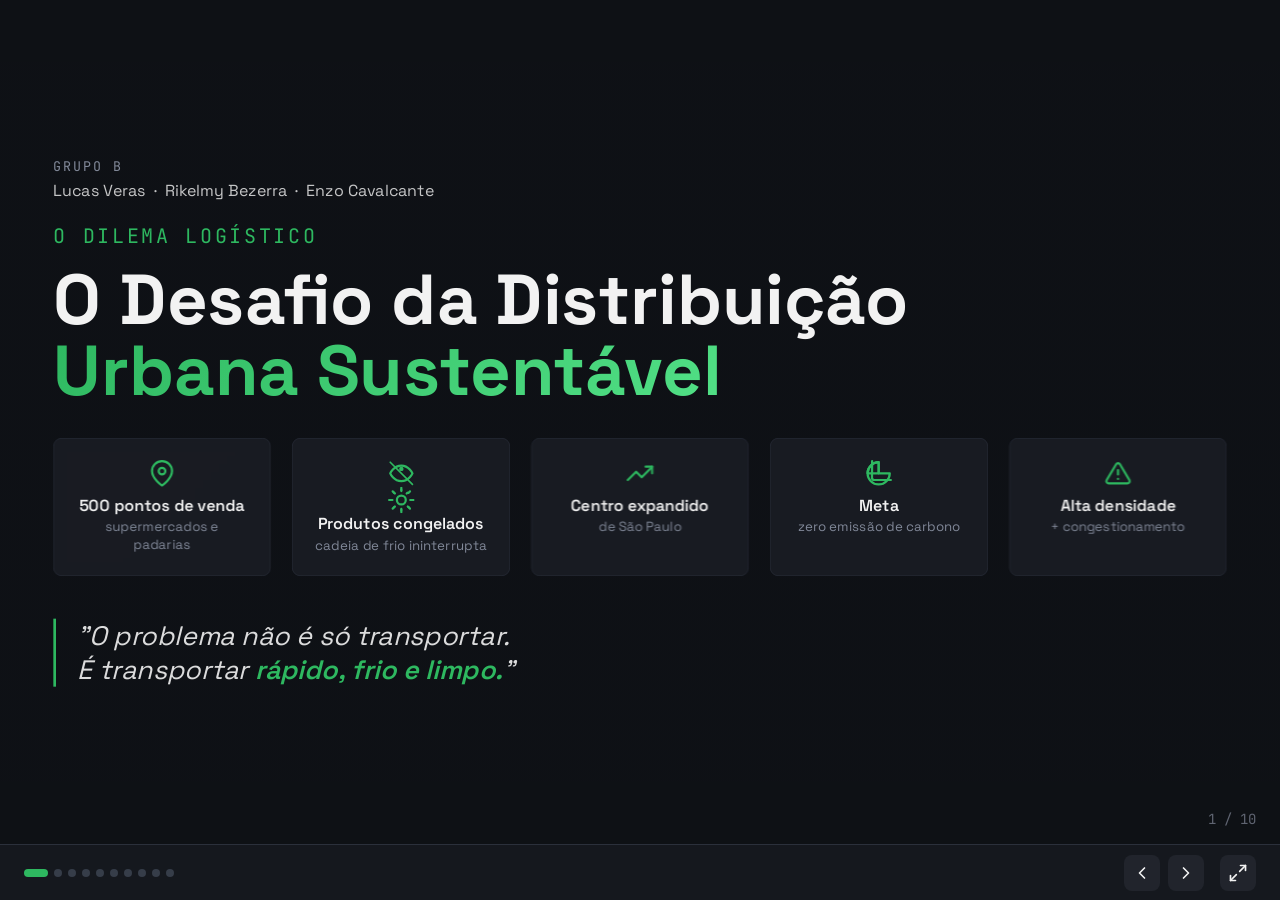
<file: index.html>
<!DOCTYPE html>
<html lang="pt-BR">
<head>
<meta charset="UTF-8" />
<meta name="viewport" content="width=device-width, initial-scale=1.0" />
<title>Grupo B — Microhubs + Cargobikes Zero Emissão</title>
<link href="https://fonts.googleapis.com/css2?family=Space+Grotesk:wght@300;400;500;600;700&family=JetBrains+Mono:wght@400;500;600&display=swap" rel="stylesheet">
<style>
*,*::before,*::after{box-sizing:border-box;margin:0;padding:0;}
:root{
  --bg: hsl(220 20% 7%);
  --fg: hsl(0 0% 95%);
  --card: hsl(220 18% 10%);
  --primary: hsl(142 60% 45%);
  --primary-fg: hsl(220 20% 7%);
  --secondary: hsl(220 15% 15%);
  --muted: hsl(220 10% 55%);
  --border: hsl(220 15% 20%);
  --warm: hsl(38 90% 55%);
  --danger: hsl(0 70% 55%);
  --primary-glow: hsl(142 70% 55%);
}
body{font-family:'Space Grotesk',sans-serif;background:var(--bg);color:var(--fg);overflow:hidden;width:100vw;height:100vh;}
.mono{font-family:'JetBrains Mono',monospace;}

/* Slide engine */
#app{width:100vw;height:100vh;display:flex;flex-direction:column;}
.slide-area{flex:1;position:relative;overflow:hidden;}
.slide{display:none;position:absolute;inset:0;}
.slide.active{display:block;}
.slide-inner{position:absolute;width:1920px;height:1080px;left:50%;top:50%;margin-left:-960px;margin-top:-540px;transform-origin:center center;}
.slide-bg{position:absolute;inset:0;background-size:cover;background-position:center;}
.slide-overlay{position:absolute;inset:0;background:linear-gradient(135deg,hsl(220 20% 7%/0.85),hsl(220 20% 7%/0.6));}
.slide-overlay-strong{position:absolute;inset:0;background:linear-gradient(135deg,hsl(220 20% 7%/0.92),hsl(220 20% 7%/0.75));}
.slide-body{position:relative;z-index:10;width:100%;height:100%;padding:60px 80px;display:flex;flex-direction:column;justify-content:center;overflow:hidden;}

/* Page number */
.page-num{position:absolute;bottom:16px;right:24px;z-index:50;font-family:'JetBrains Mono',monospace;font-size:14px;color:hsl(220 10% 55%/0.7);}

/* Bottom bar */
.bottom-bar{height:56px;background:var(--card);border-top:1px solid var(--border);display:flex;align-items:center;justify-content:space-between;padding:0 24px;}
.dots{display:flex;gap:6px;}
.dot{width:8px;height:8px;border-radius:50%;background:hsl(220 15% 25%);cursor:pointer;transition:all .3s;}
.dot.active{background:var(--primary);width:24px;border-radius:4px;}
.controls{display:flex;gap:8px;}
.controls button{padding:8px;border-radius:8px;background:var(--secondary);border:none;cursor:pointer;color:var(--fg);display:flex;align-items:center;justify-content:center;transition:background .2s;}
.controls button:hover{background:hsl(220 12% 18%);}
.controls button:disabled{opacity:.3;cursor:default;}
.controls button svg{width:20px;height:20px;}

/* Typography */
.label{font-family:'JetBrains Mono',monospace;font-size:30px;letter-spacing:4px;text-transform:uppercase;margin-bottom:24px;color:var(--primary);}
.label-danger{color:var(--danger);}
.label-warm{color:var(--warm);}
h1{font-size:92px;font-weight:700;line-height:1.05;margin-bottom:48px;}
h1.huge{font-size:106px;line-height:1;}
.accent{background:linear-gradient(135deg,hsl(142 60% 45%),hsl(142 70% 60%));-webkit-background-clip:text;-webkit-text-fill-color:transparent;background-clip:text;}
.grid{display:grid;gap:32px;margin-bottom:64px;}
.g5{grid-template-columns:repeat(5,1fr);}
.g3{grid-template-columns:repeat(3,1fr);}
.g2{grid-template-columns:repeat(2,1fr);}
.card{background:hsl(220 15% 15%/0.6);border-radius:12px;padding:32px;border:1px solid var(--border);}
.card-center{text-align:center;}
.card-danger{border-color:hsl(0 70% 55%/0.2);}
.card-warm{border-color:hsl(38 90% 55%/0.2);}
.card-primary{background:hsl(142 60% 45%/0.1);border-color:hsl(142 60% 45%/0.3);}
.card-backdrop{backdrop-filter:blur(8px);}
.card p.title{font-size:24px;font-weight:600;margin-bottom:4px;}
.card p.desc{font-size:20px;color:var(--muted);}
.card .icon{width:40px;height:40px;color:var(--primary);margin-bottom:12px;}
.card .icon-danger{color:var(--danger);}
.card .icon-warm{color:var(--warm);}
.card .icon-lg{width:48px;height:48px;margin-bottom:16px;}
.icon-circle{width:64px;height:64px;border-radius:50%;background:hsl(142 60% 45%/0.1);display:flex;align-items:center;justify-content:center;margin:0 auto 16px;}
.icon-circle svg{width:36px;height:36px;color:var(--primary);}
.icon-circle-gradient{background:linear-gradient(135deg,hsl(142 60% 45%),hsl(142 70% 55%));}
.icon-circle-gradient svg{color:var(--primary-fg);}
.quote{border-left:4px solid var(--primary);padding-left:32px;}
.quote p{font-size:40px;font-style:italic;color:hsl(0 0% 95%/0.9);}
.quote-danger{border-color:var(--danger);}
.quote-danger p{color:var(--danger);font-weight:600;font-size:48px;}
.quote-warm{border-color:var(--warm);}
.quote-warm p{color:var(--warm);font-weight:600;font-size:48px;}
.highlight{color:var(--primary);font-weight:600;}
.flow{display:flex;align-items:center;gap:16px;margin-bottom:64px;}
.flow-step{padding:24px 32px;border-radius:12px;border:1px solid var(--border);}
.flow-step p{font-size:24px;font-weight:600;}
.flow-step-accent{background:linear-gradient(135deg,hsl(142 60% 45%),hsl(142 70% 55%));}
.flow-step-default{background:var(--secondary);}
.flow-arrow{width:40px;height:40px;color:var(--primary);}
.bottom-grid{display:grid;grid-template-columns:repeat(3,1fr);gap:32px;}
.bottom-grid .item{display:flex;align-items:flex-start;gap:16px;}
.bottom-grid .bullet{width:12px;height:12px;border-radius:50%;background:var(--primary);margin-top:12px;flex-shrink:0;}
.bottom-grid .item p.t{font-size:30px;font-weight:600;}
.bottom-grid .item p.d{font-size:24px;color:var(--muted);}
.big-card{background:hsl(142 60% 45%/0.1);border:1px solid hsl(142 60% 45%/0.3);border-radius:12px;padding:24px 40px;}
.big-card p{font-size:30px;font-weight:600;text-align:center;}
.stat-card{display:flex;align-items:center;gap:24px;}
.stat-card svg{width:56px;height:56px;color:var(--primary);flex-shrink:0;}
.stat-card .val{font-size:40px;font-weight:700;color:var(--primary);}
.stat-card .sub{font-size:24px;color:var(--muted);}
.speed-item{display:flex;align-items:center;gap:16px;background:hsl(220 15% 15%/0.4);border-radius:8px;padding:20px 24px;border:1px solid var(--border);}
.speed-item svg{width:32px;height:32px;color:var(--primary);}
.speed-item p{font-size:24px;}
.cost-section{padding:32px;}
.cost-section .section-label{font-family:'JetBrains Mono',monospace;font-size:18px;letter-spacing:3px;text-transform:uppercase;margin-bottom:16px;}
.cost-item{display:flex;align-items:center;gap:12px;margin-bottom:20px;}
.cost-item .dot-sm{width:12px;height:12px;border-radius:50%;background:var(--primary);}
.cost-item svg{width:28px;height:28px;}
.cost-item p{font-size:24px;}
.members{margin-bottom:32px;}
.members .group{font-family:'JetBrains Mono',monospace;font-size:20px;letter-spacing:3px;text-transform:uppercase;color:var(--muted);margin-bottom:8px;}
.members .names{font-size:24px;color:hsl(0 0% 95%/0.8);}
.conclusion-icons{display:flex;gap:40px;margin-bottom:64px;justify-content:center;}
.conclusion-icon{display:flex;flex-direction:column;align-items:center;gap:16px;}
.conclusion-icon .circle{width:96px;height:96px;border-radius:50%;background:linear-gradient(135deg,hsl(142 60% 45%),hsl(142 70% 55%));display:flex;align-items:center;justify-content:center;animation:glow-pulse 3s ease-in-out infinite;}
.conclusion-icon .circle svg{width:48px;height:48px;color:var(--primary-fg);}
.conclusion-icon p{font-size:24px;font-weight:600;}
.final-phrase{max-width:1400px;margin:0 auto;}
.final-phrase p{font-size:60px;font-weight:700;line-height:1.3;text-align:center;}
.final-members{margin-top:56px;text-align:center;}
.final-members .names{font-size:24px;color:hsl(0 0% 95%/0.8);margin-bottom:8px;}
.final-members .group{font-size:20px;color:var(--muted);font-family:'JetBrains Mono',monospace;}
.center{text-align:center;align-items:center;}

/* Animations */
@keyframes fade-up{from{opacity:0;transform:translateY(40px);}to{opacity:1;transform:translateY(0);}}
@keyframes glow-pulse{0%,100%{box-shadow:0 0 20px hsl(142 60% 45%/0.3);}50%{box-shadow:0 0 40px hsl(142 60% 45%/0.5);}}
.anim{animation:fade-up .8s ease-out both;}
.d1{animation-delay:.1s;}.d2{animation-delay:.2s;}.d3{animation-delay:.3s;}.d4{animation-delay:.4s;}.d5{animation-delay:.5s;}.d6{animation-delay:.6s;}.d7{animation-delay:.7s;}.d8{animation-delay:.8s;}

.icon-stack{display:flex;flex-direction:column;align-items:center;justify-content:flex-start;gap:0;}
.icon-stack .icon{margin:0;}
/* SVG icons inline helper */
svg{display:inline-block;vertical-align:middle;fill:none;stroke:currentColor;stroke-width:2;stroke-linecap:round;stroke-linejoin:round;}
</style>
</head>
<body>
<div id="app">
<div class="slide-area" id="slideArea">

<!-- SLIDE 1 -->
<div class="slide active" data-slide="0">
<div class="slide-inner" id="si0">
<div class="slide-bg" style="background-image:url('https://images.unsplash.com/photo-1474487548417-781cb71495f3?w=1920&q=80')"></div>
<div class="slide-overlay-strong"></div>
<div class="slide-body">
<div class="members anim">
<p class="group">Grupo B</p>
<p class="names">Lucas Veras &nbsp;·&nbsp; Rikelmy Bezerra &nbsp;·&nbsp; Enzo Cavalcante</p>
</div>
<p class="label anim d1">O Dilema Logístico</p>
<h1 class="huge anim d2">O Desafio da Distribuição<br><span class="accent">Urbana Sustentável</span></h1>
<div class="grid g5 anim d3">
<div class="card card-center card-backdrop">
<svg class="icon" viewBox="0 0 24 24"><path d="M21 10c0 7-9 13-9 13s-9-6-9-13a9 9 0 0 1 18 0z"/><circle cx="12" cy="10" r="3"/></svg>
<p class="title">500 pontos de venda</p><p class="desc">supermercados e padarias</p>
</div>
<div class="card card-center card-backdrop">
<div class="icon-stack">
<svg class="icon" viewBox="0 0 24 24"><path d="M2 12s3-7 10-7 10 7 10 7-3 7-10 7S2 12 2 12z"/><line x1="2" y1="2" x2="22" y2="22" stroke-width="1.5"/><path d="M20 4L4 20" stroke="none"/><path d="M12 2a4 4 0 0 0-4 4M12 2a4 4 0 0 1 4 4" stroke-width="0"/><path d="M17 7l-5 5M12 2v4M8 6l2 2" stroke-width="0"/><path d="M2 12l4-3M22 12l-4-3" stroke-width="0"/><circle cx="12" cy="8" r="2" fill="currentColor" stroke="none"/><path d="M12 2C8 2 4.5 5 4.5 8.5c0 2 1 3.5 2.5 5L12 18l5-4.5c1.5-1.5 2.5-3 2.5-5C19.5 5 16 2 12 2z" stroke-width="0"/></svg>
<svg class="icon" viewBox="0 0 24 24"><path d="M2 12h4l3-9 6 18 3-9h4" stroke-width="0"/><path d="M12 3v1m0 16v1m-9-9h1m16 0h1m-3.5-6.5l-.7.7M6.2 17.8l-.7.7M17.8 17.8l.7.7M6.2 6.2l-.7-.7"/><circle cx="12" cy="12" r="4"/><line x1="12" y1="1" x2="12" y2="3"/><line x1="12" y1="21" x2="12" y2="23"/><line x1="4.22" y1="4.22" x2="5.64" y2="5.64"/><line x1="18.36" y1="18.36" x2="19.78" y2="19.78"/><line x1="1" y1="12" x2="3" y2="12"/><line x1="21" y1="12" x2="23" y2="12"/><line x1="4.22" y1="19.78" x2="5.64" y2="18.36"/><line x1="18.36" y1="5.64" x2="19.78" y2="4.22"/></svg>
</div>
<p class="title">Produtos congelados</p><p class="desc">cadeia de frio ininterrupta</p>
</div>
<div class="card card-center card-backdrop">
<svg class="icon" viewBox="0 0 24 24"><polyline points="23 6 13.5 15.5 8.5 10.5 1 18"/><polyline points="17 6 23 6 23 12"/></svg>
<p class="title">Centro expandido</p><p class="desc">de São Paulo</p>
</div>
<div class="card card-center card-backdrop">
<svg class="icon" viewBox="0 0 24 24"><path d="M12 2a10 10 0 1 0 10 10H12V2z"/><path d="M2 12C2 6.5 6.5 2 12 2" stroke-width="0"/><path d="M17 8l-1 4-4-1" stroke-width="0"/><path d="M6.13 1L6 16a2 2 0 002 2h15"/><path d="M8 2s4 0 4 4-4 4-4 4" stroke-width="0"/><path d="M12 22c5.5 0 10-4.5 10-10H12V2" stroke-width="0"/><path d="M2 10c0-4 3-8 8-9v9H2z" stroke-width="0"/><path d="M12 2C6.5 2 2 6.5 2 12h10V2z"/></svg>
<p class="title" style="margin-top:0">Meta</p><p class="desc">zero emissão de carbono</p>
</div>
<div class="card card-center card-backdrop">
<svg class="icon" viewBox="0 0 24 24"><path d="M10.29 3.86L1.82 18a2 2 0 001.71 3h16.94a2 2 0 001.71-3L13.71 3.86a2 2 0 00-3.42 0z"/><line x1="12" y1="9" x2="12" y2="13"/><line x1="12" y1="17" x2="12.01" y2="17"/></svg>
<p class="title">Alta densidade</p><p class="desc">+ congestionamento</p>
</div>
</div>
<div class="quote anim d5">
<p>"O problema não é só transportar.<br>É transportar <span class="highlight">rápido, frio e limpo.</span>"</p>
</div>
</div>
</div>
</div>

<!-- SLIDE 2 -->
<div class="slide" data-slide="1">
<div class="slide-inner" id="si1">
<div class="slide-bg" style="background-image:url('https://images.unsplash.com/photo-1558618666-fcd25c85f82e?w=1920&q=80')"></div>
<div class="slide-overlay-strong"></div>
<div class="slide-body">
<p class="label anim">Nossa Tese (Grupo B)</p>
<h1 class="anim d1">Solução Proposta —<br><span class="accent">Microhubs + Veículos Leves<br>Zero Emissão</span></h1>
<div class="flow anim d3">
<div class="flow-step flow-step-default"><p>CD Principal</p></div>
<svg class="flow-arrow" viewBox="0 0 24 24"><line x1="5" y1="12" x2="19" y2="12"/><polyline points="12 5 19 12 12 19"/></svg>
<div class="flow-step flow-step-accent"><p>Microhubs Urbanos</p></div>
<svg class="flow-arrow" viewBox="0 0 24 24"><line x1="5" y1="12" x2="19" y2="12"/><polyline points="12 5 19 12 12 19"/></svg>
<div class="flow-step flow-step-accent"><p>Cargobikes / Veículos Leves</p></div>
<svg class="flow-arrow" viewBox="0 0 24 24"><line x1="5" y1="12" x2="19" y2="12"/><polyline points="12 5 19 12 12 19"/></svg>
<div class="flow-step flow-step-default"><p>PDVs</p></div>
</div>
<div class="bottom-grid anim d5">
<div class="item"><div class="bullet"></div><div><p class="t">Reduz circulação</p><p class="d">de veículos pesados no centro</p></div></div>
<div class="item"><div class="bullet"></div><div><p class="t">Garante capilaridade</p><p class="d">porta a porta</p></div></div>
<div class="item"><div class="bullet"></div><div><p class="t">Elimina emissão</p><p class="d">no trecho final</p></div></div>
</div>
</div>
</div>
</div>

<!-- SLIDE 3 -->
<div class="slide" data-slide="2">
<div class="slide-inner" id="si2">
<div class="slide-overlay" style="background:var(--bg);"></div>
<div class="slide-body">
<p class="label anim">Cadeia de Frio</p>
<h1 class="anim d1">Garantia da<br><span class="accent">Temperatura</span></h1>
<div class="grid g5 anim d3">
<div class="card card-center">
<div class="icon-circle"><svg viewBox="0 0 24 24"><path d="M21 16V8a2 2 0 00-1-1.73l-7-4a2 2 0 00-2 0l-7 4A2 2 0 003 8v8a2 2 0 001 1.73l7 4a2 2 0 002 0l7-4A2 2 0 0021 16z"/></svg></div>
<p class="title">Caixas isotérmicas</p><p class="desc">Certificadas para transporte de congelados</p>
</div>
<div class="card card-center">
<div class="icon-circle"><svg viewBox="0 0 24 24"><path d="M14 14.76V3.5a2.5 2.5 0 00-5 0v11.26a4.5 4.5 0 105 0z"/></svg></div>
<p class="title">Gelo eutético</p><p class="desc">Ou sistemas refrigerados leves</p>
</div>
<div class="card card-center">
<div class="icon-circle"><svg viewBox="0 0 24 24"><circle cx="12" cy="12" r="10"/><polyline points="12 6 12 12 16 14"/></svg></div>
<p class="title">Tempo de rota</p><p class="desc">Reduzido pela proximidade dos hubs</p>
</div>
<div class="card card-center">
<div class="icon-circle"><svg viewBox="0 0 24 24"><path d="M5 12.55a11 11 0 0114.08 0"/><path d="M1.42 9a16 16 0 0121.16 0"/><path d="M8.53 16.11a6 6 0 016.95 0"/><line x1="12" y1="20" x2="12.01" y2="20"/></svg></div>
<p class="title">Monitoramento</p><p class="desc">De temperatura em tempo real</p>
</div>
<div class="card card-center">
<div class="icon-circle"><svg viewBox="0 0 24 24"><polyline points="23 4 23 10 17 10"/><polyline points="1 20 1 14 7 14"/><path d="M3.51 9a9 9 0 0114.85-3.36L23 10M1 14l4.64 4.36A9 9 0 0020.49 15"/></svg></div>
<p class="title">Reabastecimento</p><p class="desc">Frequente nos hubs</p>
</div>
</div>
<div class="quote anim d5">
<p>"Cadeia de frio depende de <span class="highlight">controle de tempo e temperatura</span> — não do tamanho do veículo."</p>
</div>
</div>
</div>
</div>

<!-- SLIDE 4 -->
<div class="slide" data-slide="3">
<div class="slide-inner" id="si3">
<div class="slide-overlay" style="background:var(--bg);"></div>
<div class="slide-body">
<p class="label anim">Características Operacionais</p>
<h1 class="anim d1">Desempenho Logístico no<br><span class="accent">Centro Urbano</span></h1>
<div class="grid g2 anim d3" style="margin-bottom:48px;">
<div style="display:flex;flex-direction:column;gap:24px;">
<div class="card stat-card">
<svg viewBox="0 0 24 24" style="width:56px;height:56px;color:var(--primary);flex-shrink:0;"><path d="M12 2a2 2 0 012 2c0 .74-.4 1.39-1 1.73V7h3a4 4 0 014 4v1h2v4h-2v1a4 4 0 01-4 4H8a4 4 0 01-4-4v-1H2v-4h2v-1a4 4 0 014-4h3V5.73A2 2 0 0112 2z"/></svg>
<div><p class="val">100–250 kg</p><p class="sub">Capacidade média por cargobike</p></div>
</div>
<div class="card stat-card">
<svg viewBox="0 0 24 24" style="width:56px;height:56px;color:var(--primary);flex-shrink:0;"><path d="M21 16V8a2 2 0 00-1-1.73l-7-4a2 2 0 00-2 0l-7 4A2 2 0 003 8v8a2 2 0 001 1.73l7 4a2 2 0 002 0l7-4A2 2 0 0021 16z"/></svg>
<div><p class="val">~1,4 m³</p><p class="sub">Volume disponível por viagem</p></div>
</div>
</div>
<div>
<p style="font-size:30px;font-weight:600;margin-bottom:16px;">Velocidade real no centro:</p>
<div style="display:flex;flex-direction:column;gap:20px;">
<div class="speed-item"><svg viewBox="0 0 24 24"><polygon points="13 2 3 14 12 14 11 22 21 10 12 10 13 2"/></svg><p>Evita congestionamento</p></div>
<div class="speed-item"><svg viewBox="0 0 24 24"><circle cx="12" cy="12" r="10"/><polyline points="12 6 12 12 16 14"/></svg><p>Dispensa busca por vaga</p></div>
<div class="speed-item"><svg viewBox="0 0 24 24"><circle cx="12" cy="12" r="10"/><polyline points="12 6 12 12 16 14"/></svg><p>Menor tempo de parada</p></div>
</div>
</div>
</div>
<div class="big-card anim d6">
<p>Conclusão operacional: <span class="highlight">Mais entregas por hora em áreas densas.</span></p>
</div>
</div>
</div>
</div>

<!-- SLIDE 5 -->
<div class="slide" data-slide="4">
<div class="slide-inner" id="si4">
<div class="slide-bg" style="background-image:url('https://images.unsplash.com/photo-1586528116311-ad8dd3c8310d?w=1920&q=80')"></div>
<div class="slide-overlay-strong"></div>
<div class="slide-body">
<p class="label anim">Vantagens Estratégicas</p>
<h1 class="anim d1">Por que Nossa Solução<br><span class="accent">é Mais Flexível</span></h1>
<div class="grid g3 anim d3">
<div class="card card-backdrop" style="padding:40px;">
<div class="icon-circle-gradient" style="width:64px;height:64px;border-radius:50%;background:linear-gradient(135deg,hsl(142 60% 45%),hsl(142 70% 55%));display:flex;align-items:center;justify-content:center;margin-bottom:24px;">
<svg viewBox="0 0 24 24" style="width:36px;height:36px;color:var(--primary-fg);"><circle cx="18" cy="5" r="3"/><circle cx="6" cy="12" r="3"/><circle cx="18" cy="19" r="3"/><line x1="8.59" y1="13.51" x2="15.42" y2="17.49"/><line x1="15.41" y1="6.51" x2="8.59" y2="10.49"/></svg>
</div>
<p style="font-size:30px;font-weight:700;margin-bottom:12px;">Alta capilaridade</p>
<p style="font-size:24px;color:var(--muted);">Alcança qualquer ponto de venda, mesmo em vielas e áreas restritas</p>
</div>
<div class="card card-backdrop" style="padding:40px;">
<div class="icon-circle-gradient" style="width:64px;height:64px;border-radius:50%;background:linear-gradient(135deg,hsl(142 60% 45%),hsl(142 70% 55%));display:flex;align-items:center;justify-content:center;margin-bottom:24px;">
<svg viewBox="0 0 24 24" style="width:36px;height:36px;color:var(--primary-fg);"><polyline points="23 6 13.5 15.5 8.5 10.5 1 18"/><polyline points="17 6 23 6 23 12"/></svg>
</div>
<p style="font-size:30px;font-weight:700;margin-bottom:12px;">Adaptação rápida</p>
<p style="font-size:24px;color:var(--muted);">Resposta ágil a picos de demanda e mudanças de volume</p>
</div>
<div class="card card-backdrop" style="padding:40px;">
<div class="icon-circle-gradient" style="width:64px;height:64px;border-radius:50%;background:linear-gradient(135deg,hsl(142 60% 45%),hsl(142 70% 55%));display:flex;align-items:center;justify-content:center;margin-bottom:24px;">
<svg viewBox="0 0 24 24" style="width:36px;height:36px;color:var(--primary-fg);"><polygon points="1 6 1 22 8 18 16 22 23 18 23 2 16 6 8 2 1 6"/><line x1="8" y1="2" x2="8" y2="18"/><line x1="16" y1="6" x2="16" y2="22"/></svg>
</div>
<p style="font-size:30px;font-weight:700;margin-bottom:12px;">Operação por zonas</p>
<p style="font-size:24px;color:var(--muted);">Divisão inteligente da cidade para máxima eficiência</p>
</div>
</div>
<div class="quote anim d5">
<p>"Flexibilidade é <span class="highlight">responder ao trânsito</span>, não sofrer com ele."</p>
</div>
</div>
</div>
</div>

<!-- SLIDE 6 -->
<div class="slide" data-slide="5">
<div class="slide-inner" id="si5">
<div class="slide-bg" style="background-image:url('https://images.unsplash.com/photo-1441974231531-c6227db76b6e?w=1920&q=80')"></div>
<div class="slide-overlay-strong"></div>
<div class="slide-body">
<p class="label anim">Impacto Ambiental</p>
<h1 class="anim d1">Sustentabilidade<br><span class="accent">Real</span></h1>
<div class="grid g5 anim d3">
<div class="card card-center card-backdrop">
<svg class="icon" viewBox="0 0 24 24"><path d="M12 22c4-4 8-7.5 8-12a8 8 0 10-16 0c0 4.5 4 8 8 12z" stroke-width="0"/><path d="M6.13 1L6 16a2 2 0 002 2h15"/><path d="M17 8C8 10 5.9 16.17 3.82 21.34"/><path d="M20.59 5.41A2 2 0 0020 4H4a2 2 0 00-.59 1.41"/><path d="M11 19c-1.87-2.23-2-5.06-2-7.88" stroke-width="0"/><path d="M2 12c0 5.52 4.48 10 10 10s10-4.48 10-10" stroke-width="0"/><path d="M12 2a10 10 0 00-8.66 15" stroke-width="0"/><path d="M17 8C8 10 5.9 16.17 3.82 21.34" stroke-width="0"/><path d="M6.13 1L6 16a2 2 0 002 2h15" stroke-width="0"/><path d="M20.54 5.46A2.5 2.5 0 0019 4.5H5a2.5 2.5 0 00-1.54.96" stroke-width="0"/><path d="M11 2a10 10 0 0110 10c0 2.5-1 5-2.5 7"/><path d="M11 2v10l6 4" stroke-width="0"/><path d="M2 15c3-1 5.5-.5 8 2s3 5 2 8" stroke-width="0"/></svg>
<svg class="icon" viewBox="0 0 24 24" style="margin-top:-40px;"><path d="M17 8C8 10 5.9 16.17 3.82 21.34"/><path d="M20.59 5.41A2 2 0 0020 4H4a2 2 0 00-.59 1.41"/><path d="M2 2s5 2 10 2 10-2 10-2" stroke-width="0"/></svg>
<p class="title" style="margin-top:-28px;">Zero emissão local</p><p class="desc">no centro expandido</p>
</div>
<div class="card card-center card-backdrop">
<svg class="icon" viewBox="0 0 24 24"><path d="M9.59 4.59A2 2 0 1111 8H2m10.59 11.41A2 2 0 1014 16H2m15.73-8.27A2.5 2.5 0 1119.5 12H2"/></svg>
<p class="title">Redução de CO₂</p><p class="desc">significativa no last mile</p>
</div>
<div class="card card-center card-backdrop">
<svg class="icon" viewBox="0 0 24 24"><polygon points="11 5 6 9 2 9 2 15 6 15 11 19 11 5"/><path d="M19.07 4.93a10 10 0 010 14.14M15.54 8.46a5 5 0 010 7.07"/></svg>
<p class="title">Menos ruído</p><p class="desc">operação silenciosa</p>
</div>
<div class="card card-center card-backdrop">
<svg class="icon" viewBox="0 0 24 24"><path d="M19 17h2c.6 0 1-.4 1-1v-3c0-.9-.7-1.7-1.5-1.9C18.7 10.6 16 10 16 10s-1.3-1.4-2.2-2.3c-.5-.4-1.1-.7-1.8-.7H5c-.6 0-1.1.4-1.4.9l-1.5 2.8C1.4 11.3 1 12.1 1 13v3c0 .6.4 1 1 1h1"/><circle cx="7" cy="17" r="2"/><circle cx="17" cy="17" r="2"/></svg>
<p class="title">Menor impacto</p><p class="desc">no tráfego urbano</p>
</div>
<div class="card card-center card-backdrop">
<svg class="icon" viewBox="0 0 24 24"><path d="M6 22V4a2 2 0 012-2h8a2 2 0 012 2v18Z"/><path d="M6 12H4a2 2 0 00-2 2v6a2 2 0 002 2h2"/><path d="M18 9h2a2 2 0 012 2v9a2 2 0 01-2 2h-2"/></svg>
<p class="title">Zona de baixa emissão</p><p class="desc">contribui para políticas públicas</p>
</div>
</div>
<div class="big-card anim d5" style="animation:glow-pulse 3s ease-in-out infinite,fade-up .8s ease-out both;animation-delay:.5s;">
<p>É a única solução <span class="highlight">100% alinhada ao objetivo ambiental</span> do cenário.</p>
</div>
</div>
</div>
</div>

<!-- SLIDE 7 -->
<div class="slide" data-slide="6">
<div class="slide-inner" id="si6">
<div class="slide-overlay" style="background:var(--bg);"></div>
<div class="slide-body">
<p class="label anim">Análise de Custos</p>
<h1 class="anim d1">Quando se Torna<br><span class="accent">Mais Econômico?</span></h1>
<div class="grid g3 anim d3">
<div class="card cost-section">
<p class="section-label" style="color:var(--primary);">Custos Fixos</p>
<div class="cost-item"><div class="dot-sm" style="width:12px;height:12px;border-radius:50%;background:var(--primary);flex-shrink:0;"></div><p style="font-size:24px;">Microhubs</p></div>
<div class="cost-item"><div class="dot-sm" style="width:12px;height:12px;border-radius:50%;background:var(--primary);flex-shrink:0;"></div><p style="font-size:24px;">Frota leve</p></div>
<div class="cost-item"><div class="dot-sm" style="width:12px;height:12px;border-radius:50%;background:var(--primary);flex-shrink:0;"></div><p style="font-size:24px;">Tecnologia de controle térmico</p></div>
</div>
<div class="card cost-section">
<p class="section-label" style="color:var(--warm);">Custos Variáveis</p>
<div class="cost-item"><svg viewBox="0 0 24 24" style="width:28px;height:28px;color:var(--warm);flex-shrink:0;"><polygon points="13 2 3 14 12 14 11 22 21 10 12 10 13 2"/></svg><p style="font-size:24px;">Energia elétrica</p></div>
<div class="cost-item"><svg viewBox="0 0 24 24" style="width:28px;height:28px;color:var(--warm);flex-shrink:0;"><path d="M17 21v-2a4 4 0 00-4-4H5a4 4 0 00-4 4v2"/><circle cx="9" cy="7" r="4"/><path d="M23 21v-2a4 4 0 00-3-3.87"/><path d="M16 3.13a4 4 0 010 7.75"/></svg><p style="font-size:24px;">Mão de obra</p></div>
<div class="cost-item"><svg viewBox="0 0 24 24" style="width:28px;height:28px;color:var(--warm);flex-shrink:0;"><path d="M14.7 6.3a1 1 0 000 1.4l1.6 1.6a1 1 0 001.4 0l3.77-3.77a6 6 0 01-7.94 7.94l-6.91 6.91a2.12 2.12 0 01-3-3l6.91-6.91a6 6 0 017.94-7.94l-3.76 3.76z"/></svg><p style="font-size:24px;">Manutenção simplificada</p></div>
</div>
<div class="card card-primary cost-section">
<p class="section-label" style="color:var(--primary);">Mais econômico quando</p>
<div class="cost-item"><svg viewBox="0 0 24 24" style="width:28px;height:28px;color:var(--primary);flex-shrink:0;"><line x1="12" y1="1" x2="12" y2="23"/><path d="M17 5H9.5a3.5 3.5 0 000 7h5a3.5 3.5 0 010 7H6"/></svg><p style="font-size:24px;font-weight:600;">Alta densidade de entregas</p></div>
<div class="cost-item"><svg viewBox="0 0 24 24" style="width:28px;height:28px;color:var(--primary);flex-shrink:0;"><line x1="12" y1="1" x2="12" y2="23"/><path d="M17 5H9.5a3.5 3.5 0 000 7h5a3.5 3.5 0 010 7H6"/></svg><p style="font-size:24px;font-weight:600;">Centro congestionado</p></div>
<div class="cost-item"><svg viewBox="0 0 24 24" style="width:28px;height:28px;color:var(--primary);flex-shrink:0;"><line x1="12" y1="1" x2="12" y2="23"/><path d="M17 5H9.5a3.5 3.5 0 000 7h5a3.5 3.5 0 010 7H6"/></svg><p style="font-size:24px;font-weight:600;">Múltiplas paradas curtas</p></div>
</div>
</div>
</div>
</div>
</div>

<!-- SLIDE 8 -->
<div class="slide" data-slide="7">
<div class="slide-inner" id="si7">
<div class="slide-overlay" style="background:var(--bg);"></div>
<div class="slide-body">
<p class="label label-danger anim">Crítica ao Grupo A</p>
<h1 class="anim d1">Frota Elétrica Pesada:<br><span style="color:var(--danger);">Limitações</span></h1>
<div class="grid g3 anim d3">
<div class="card card-danger" style="padding:40px;">
<svg class="icon icon-danger icon-lg" viewBox="0 0 24 24"><path d="M10.29 3.86L1.82 18a2 2 0 001.71 3h16.94a2 2 0 001.71-3L13.71 3.86a2 2 0 00-3.42 0z"/><line x1="12" y1="9" x2="12" y2="13"/><line x1="12" y1="17" x2="12.01" y2="17"/></svg>
<p style="font-size:30px;font-weight:700;margin-bottom:8px;">Resolve emissão</p>
<p style="font-size:24px;color:var(--muted);">Mas mantém o gargalo operacional no centro urbano</p>
</div>
<div class="card card-danger" style="padding:40px;">
<svg class="icon icon-danger icon-lg" viewBox="0 0 24 24"><rect x="1" y="3" width="15" height="13"/><polygon points="16 8 20 3 20 16 16 16 16 8"/><circle cx="5.5" cy="18.5" r="2.5"/><circle cx="18.5" cy="18.5" r="2.5"/></svg>
<p style="font-size:30px;font-weight:700;margin-bottom:8px;">Espaço viário</p>
<p style="font-size:24px;color:var(--muted);">Continua ocupando espaço de veículos grandes nas ruas</p>
</div>
<div class="card card-danger" style="padding:40px;">
<svg class="icon icon-danger icon-lg" viewBox="0 0 24 24"><circle cx="12" cy="12" r="10"/><line x1="12" y1="8" x2="12" y2="12"/><line x1="12" y1="16" x2="12.01" y2="16"/></svg>
<p style="font-size:30px;font-weight:700;margin-bottom:8px;">Parada difícil</p>
<p style="font-size:24px;color:var(--muted);">Dificuldade de estacionar e entregar em áreas densas</p>
</div>
</div>
<div class="quote quote-danger anim d5">
<p>"Trocar o motor não resolve o trânsito."</p>
</div>
</div>
</div>
</div>

<!-- SLIDE 9 -->
<div class="slide" data-slide="8">
<div class="slide-inner" id="si8">
<div class="slide-overlay" style="background:var(--bg);"></div>
<div class="slide-body">
<p class="label label-warm anim">Crítica ao Grupo C</p>
<h1 class="anim d1">Centralização Tradicional:<br><span style="color:var(--warm);">Riscos</span></h1>
<div class="grid g3 anim d3">
<div class="card card-warm" style="padding:40px;">
<svg class="icon icon-warm icon-lg" viewBox="0 0 24 24"><path d="M6 22V4a2 2 0 012-2h8a2 2 0 012 2v18Z"/><path d="M6 12H4a2 2 0 00-2 2v6a2 2 0 002 2h2"/><path d="M18 9h2a2 2 0 012 2v9a2 2 0 01-2 2h-2"/></svg>
<p style="font-size:30px;font-weight:700;margin-bottom:8px;">Risco operacional</p>
<p style="font-size:24px;color:var(--muted);">Um único cross-docking cria ponto único de falha</p>
</div>
<div class="card card-warm" style="padding:40px;">
<svg class="icon icon-warm icon-lg" viewBox="0 0 24 24"><path d="M14 2H6a2 2 0 00-2 2v16a2 2 0 002 2h12a2 2 0 002-2V8z"/><polyline points="14 2 14 8 20 8"/><line x1="9" y1="15" x2="15" y2="15"/></svg>
<p style="font-size:30px;font-weight:700;margin-bottom:8px;">Combustível fóssil</p>
<p style="font-size:24px;color:var(--muted);">Mantém diesel/gasolina no trecho longo</p>
</div>
<div class="card card-warm" style="padding:40px;">
<svg class="icon icon-warm icon-lg" viewBox="0 0 24 24"><path d="M21 10c0 7-9 13-9 13s-9-6-9-13a9 9 0 0118 0z"/><circle cx="12" cy="10" r="3"/></svg>
<p style="font-size:30px;font-weight:700;margin-bottom:8px;">Último quilômetro</p>
<p style="font-size:24px;color:var(--muted);">Não resolve o problema da entrega final</p>
</div>
</div>
<div class="quote quote-warm anim d5">
<p>"Consolidar é bom. Ignorar o último km é erro."</p>
</div>
</div>
</div>
</div>

<!-- SLIDE 10 -->
<div class="slide" data-slide="9">
<div class="slide-inner" id="si9">
<div class="slide-overlay" style="background:var(--bg);"></div>
<div class="slide-body center" style="align-items:center;text-align:center;">
<p class="label anim">Conclusão</p>
<h1 class="huge anim d1">A Solução Mais Coerente<br><span class="accent">com o Cenário</span></h1>
<div class="conclusion-icons anim d3">
<div class="conclusion-icon"><div class="circle"><svg viewBox="0 0 24 24"><polygon points="13 2 3 14 12 14 11 22 21 10 12 10 13 2"/></svg></div><p>Flexível</p></div>
<div class="conclusion-icon"><div class="circle"><svg viewBox="0 0 24 24"><path d="M17 8C8 10 5.9 16.17 3.82 21.34"/><path d="M20.59 5.41A2 2 0 0020 4H4a2 2 0 00-.59 1.41"/></svg></div><p>Sustentável</p></div>
<div class="conclusion-icon"><div class="circle"><svg viewBox="0 0 24 24"><circle cx="12" cy="12" r="3"/><path d="M19.4 15a1.65 1.65 0 00.33 1.82l.06.06a2 2 0 010 2.83 2 2 0 01-2.83 0l-.06-.06a1.65 1.65 0 00-1.82-.33 1.65 1.65 0 00-1 1.51V21a2 2 0 01-4 0v-.09A1.65 1.65 0 009 19.4a1.65 1.65 0 00-1.82.33l-.06.06a2 2 0 01-2.83-2.83l.06-.06A1.65 1.65 0 004.68 15a1.65 1.65 0 00-1.51-1H3a2 2 0 010-4h.09A1.65 1.65 0 004.6 9a1.65 1.65 0 00-.33-1.82l-.06-.06a2 2 0 012.83-2.83l.06.06A1.65 1.65 0 009 4.68a1.65 1.65 0 001-1.51V3a2 2 0 014 0v.09a1.65 1.65 0 001 1.51 1.65 1.65 0 001.82-.33l.06-.06a2 2 0 012.83 2.83l-.06.06A1.65 1.65 0 0019.4 9a1.65 1.65 0 001.51 1H21a2 2 0 010 4h-.09a1.65 1.65 0 00-1.51 1z"/></svg></div><p>Adaptável</p></div>
<div class="conclusion-icon"><div class="circle"><svg viewBox="0 0 24 24"><path d="M22 11.08V12a10 10 0 11-5.93-9.14"/><polyline points="22 4 12 14.01 9 11.01"/></svg></div><p>Viável</p></div>
<div class="conclusion-icon"><div class="circle"><svg viewBox="0 0 24 24"><circle cx="12" cy="12" r="10"/><line x1="22" y1="12" x2="18" y2="12"/><line x1="6" y1="12" x2="2" y2="12"/><line x1="12" y1="6" x2="12" y2="2"/><line x1="12" y1="22" x2="12" y2="18"/></svg></div><p>Zero emissão</p></div>
</div>
<div class="final-phrase anim d5">
<p>No centro de São Paulo, vence quem é <span class="accent">leve, rápido e limpo.</span></p>
</div>
<div class="final-members anim d7">
<p class="names">Lucas Veras &nbsp;·&nbsp; Rikelmy Bezerra &nbsp;·&nbsp; Enzo Cavalcante</p>
<p class="group">Grupo B — Microhubs + Cargobikes / Veículos Leves Zero Emissão</p>
</div>
</div>
</div>
</div>

<!-- Page number overlay -->
<div class="page-num" id="pageNum">1 / 10</div>
</div>

<!-- Bottom bar -->
<div class="bottom-bar">
<div class="dots" id="dots"></div>
<div class="controls">
<button id="prevBtn" onclick="goPrev()">
<svg viewBox="0 0 24 24"><polyline points="15 18 9 12 15 6"/></svg>
</button>
<button id="nextBtn" onclick="goNext()">
<svg viewBox="0 0 24 24"><polyline points="9 18 15 12 9 6"/></svg>
</button>
<button onclick="toggleFullscreen()" style="margin-left:8px;">
<svg id="fsIcon" viewBox="0 0 24 24"><polyline points="15 3 21 3 21 9"/><polyline points="9 21 3 21 3 15"/><line x1="21" y1="3" x2="14" y2="10"/><line x1="3" y1="21" x2="10" y2="14"/></svg>
</button>
</div>
</div>
</div>

<script>
const TOTAL=10;
let current=0;
const slides=document.querySelectorAll('.slide');
const dotsEl=document.getElementById('dots');
const pageNum=document.getElementById('pageNum');
const prevBtn=document.getElementById('prevBtn');
const nextBtn=document.getElementById('nextBtn');

// Build dots
for(let i=0;i<TOTAL;i++){
  const d=document.createElement('div');
  d.className='dot'+(i===0?' active':'');
  d.onclick=()=>goTo(i);
  dotsEl.appendChild(d);
}

function updateScale(){
  for(let i=0;i<TOTAL;i++){
    const el=document.getElementById('si'+i);
    if(!el)continue;
    const p=el.parentElement;
    const sx=p.clientWidth/1920;
    const sy=p.clientHeight/1080;
    el.style.transform='scale('+Math.min(sx,sy)+')';
  }
}

function goTo(n){
  slides[current].classList.remove('active');
  dotsEl.children[current].classList.remove('active');
  current=n;
  slides[current].classList.add('active');
  dotsEl.children[current].classList.add('active');
  pageNum.textContent=(current+1)+' / '+TOTAL;
  prevBtn.disabled=current===0;
  nextBtn.disabled=current===TOTAL-1;
  // Re-trigger animations
  const body=slides[current].querySelector('.slide-body');
  if(body){body.style.display='none';body.offsetHeight;body.style.display='';}
  updateScale();
}
function goNext(){if(current<TOTAL-1)goTo(current+1);}
function goPrev(){if(current>0)goTo(current-1);}
function toggleFullscreen(){
  if(!document.fullscreenElement)document.documentElement.requestFullscreen();
  else document.exitFullscreen();
}

window.addEventListener('keydown',e=>{
  if(e.key==='ArrowRight'||e.key===' '){e.preventDefault();goNext();}
  if(e.key==='ArrowLeft'){e.preventDefault();goPrev();}
  if(e.key==='f'||e.key==='F5'){e.preventDefault();toggleFullscreen();}
});
window.addEventListener('resize',updateScale);
updateScale();
</script>
</body>
</html>
</file>
